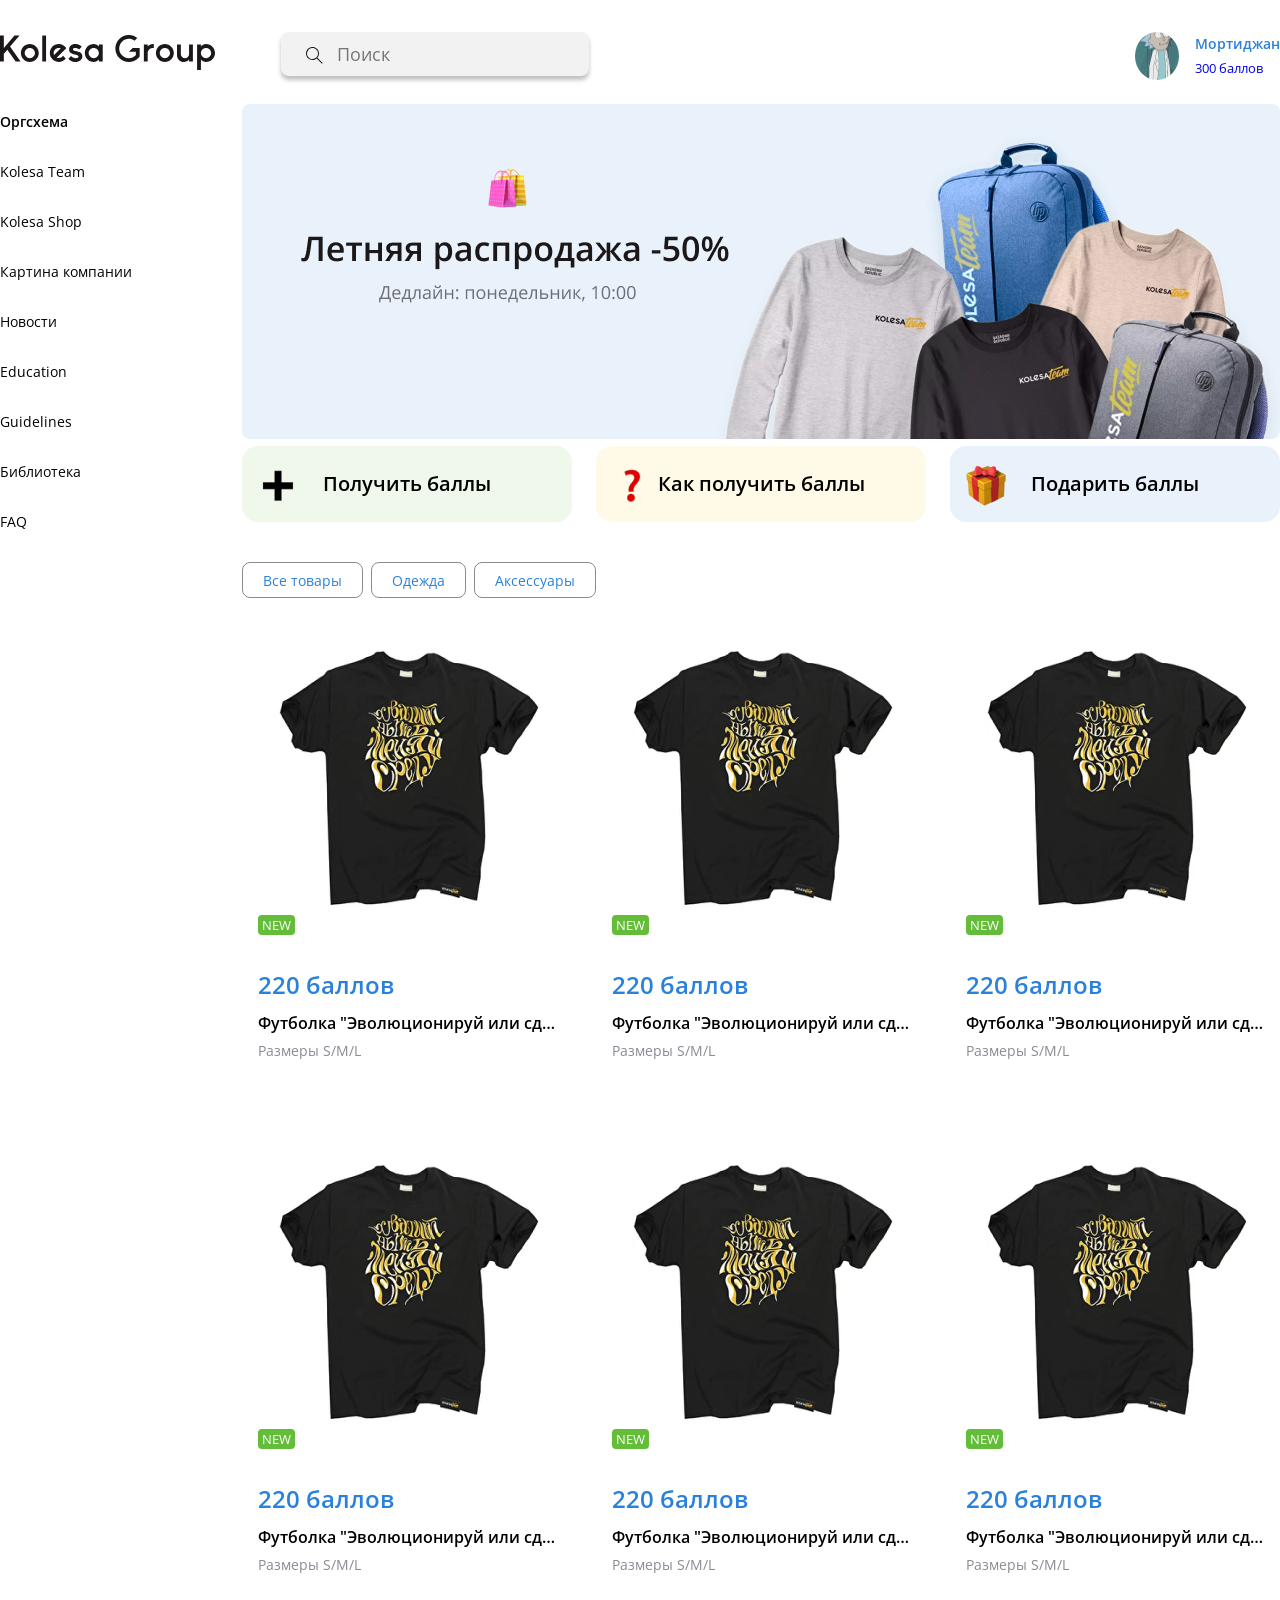
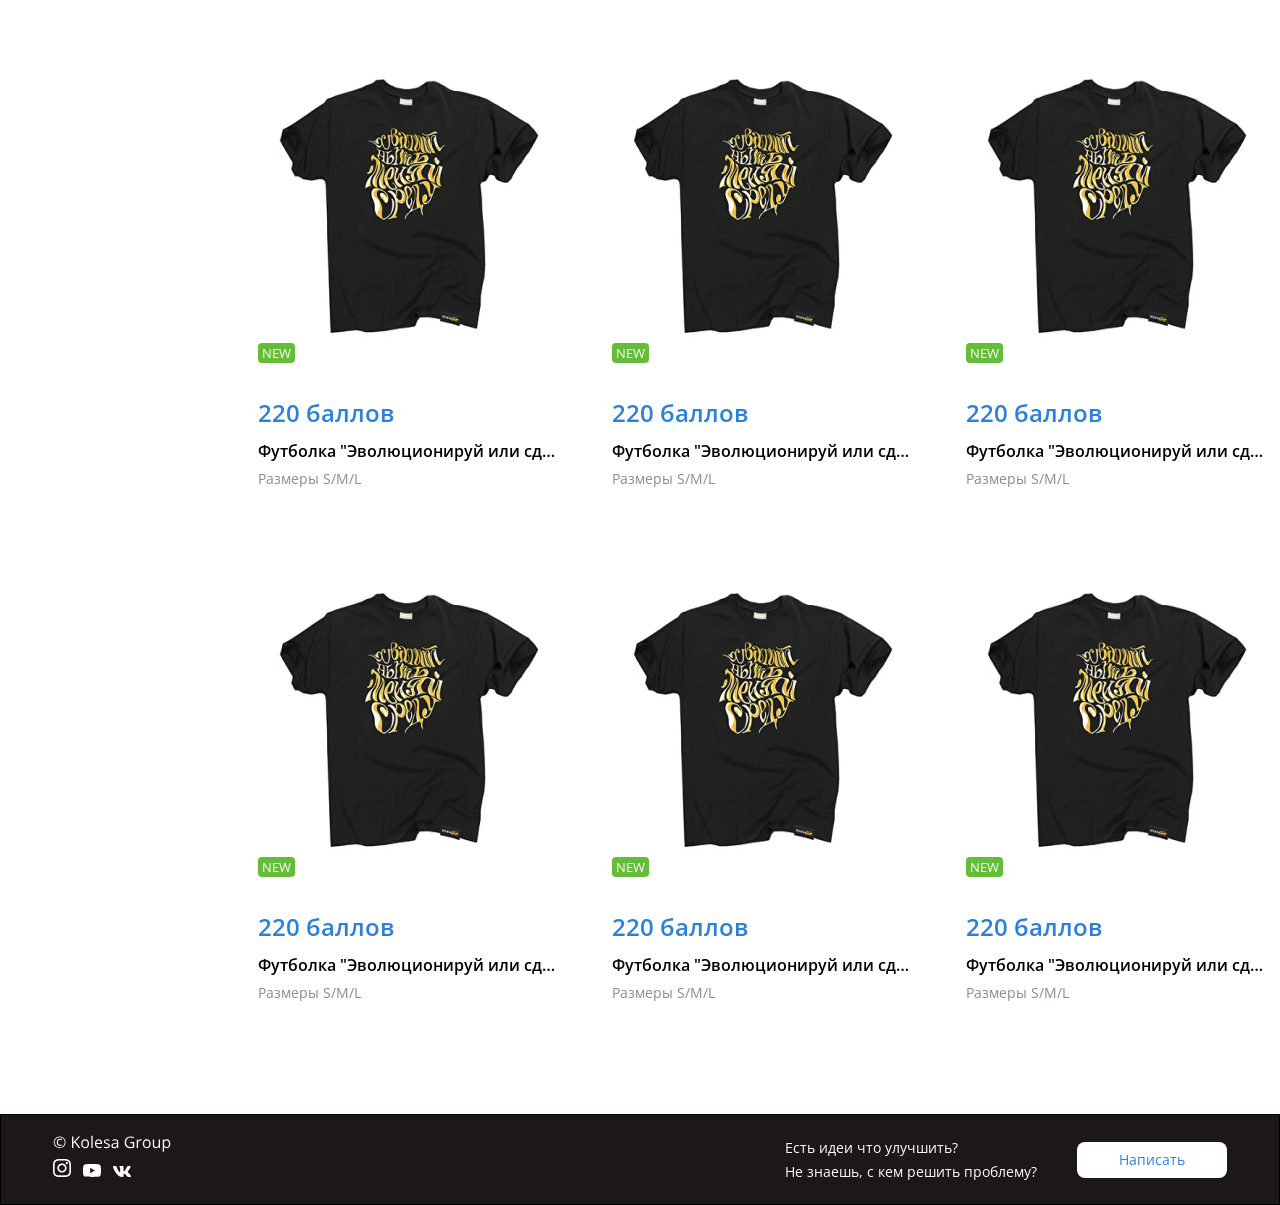
<file: index.html>
<!DOCTYPE html>
<html lang="en">

<head>
    <meta charset="UTF-8">
    <meta http-equiv="X-UA-Compatible" content="IE=edge">
    <meta name="viewport" content="width=device-width, initial-scale=1.0">
    <link rel="stylesheet" href="./src/css/style.css">
    <link rel="preconnect" href="https://fonts.googleapis.com">
    <link rel="preconnect" href="https://fonts.gstatic.com" crossorigin>
    <link href="https://fonts.googleapis.com/css2?family=Open+Sans:wght@400;600&display=swap" rel="stylesheet">
    <title>Главная страница</title>
</head>

<body>
    <div class="wrapper">
        <header class="header">
            <div class="container">
                <div class="logo">
                    <div class="logo--block">
                        <a href="https://upgrade.kolesa.group/?utm_source=job" class="logo--link" target="_blank">
                            <img src="./src/assets/logo_image.svg" alt="logo" class="logo--image">
                        </a>
                    </div>
                </div>
                <div class="headerinfo">
                    <form class="headerinfo--search search">
                        <input type="text" placeholder="Поиск" class="search__input">
                        <button class="search--btn">
                            <img src="./src/assets/loopa.svg" alt="search icon" class="search__icon">
                        </button>
                    </form>
                    <div class="profile">
                        <a href="https://www.google.com/" target="_blank" class="profile--link">
                            <img src="./src/assets/morty.png" alt="morty" class="profile__image">
                            <span class="profile--info">
                                <span class="profile__name">
                                    Мортиджан
                                </span>
                                <span class="profile__points">
                                    300 баллов
                                </span>
                            </span>
                        </a>
                    </div>
                </div>
            </div>
        </header>

        <main class="main">
            <div class="container">
                <aside class="menu">
                    <ul class="menu--list">
                        <li class="list__item">
                            <a href="#" class="item__link active_link">
                                Оргсхема
                            </a>
                        </li>
                        <li class="list__item">
                            <a href="#" class="item__link">
                                Kolesa
                                <strong>Team</strong>
                            </a>
                        </li>
                        <li class="list__item">
                            <a href="#" class="item__link" target="_blank">
                                Kolesa Shop
                            </a>
                        </li>
                        <li class="list__item">
                            <a href="#" class="item__link" target="_blank">
                                Картина компании
                            </a>
                        </li>
                        <li class="list__item">
                            <a href="#" class="item__link" target="_blank">
                                Новости
                            </a>
                        </li>
                        <li class="list__item">
                            <a href="#" class="item__link" target="_blank">
                                Education
                            </a>
                        </li>
                        <li class="list__item">
                            <a href="#" class="item__link" target="_blank">
                                Guidelines
                            </a>
                        </li>
                        <li class="list__item">
                            <a href="#" class="item__link" target="_blank">
                                Библиотека
                            </a>
                        </li>
                        <li class="list__item">
                            <a href="#" class="item__link" target="_blank">
                                FAQ
                            </a>
                        </li>
                    </ul>
                </aside>
                <div class="content">
                    <div class="banner">
                        <img src="./src/assets/banner.jpg" alt="banner" class="banner__image" width="1038" height="335">
                    </div>
                    <div class="actionbars">
                        <button class="actionbars--btn btn__get">
                            Получить баллы
                        </button>
                        <button class="actionbars--btn btn__how">
                            Как получить баллы
                        </button>
                        <button class="actionbars--btn btn__gift">
                            Подарить баллы
                        </button>
                    </div>
                    <div class="tabs">
                        <button class="tabs--btn selected">
                            Все товары
                        </button>
                        <button class="tabs--btn">
                            Одежда
                        </button>
                        <button class="tabs--btn">
                            Аксессуары
                        </button>
                    </div>
                    <div class="cards">
                        <div class="cardwrapper">
                            <div class="card">
                                <div class="card--image">
                                    <img src="./src/assets/t-shirt.jpg" alt="hoody_image" class="card--image__tshirt" width="330"
                                        height="330">
                                    <span class="card__label">new</span>
                                </div>
                                <div class="card--description">
                                    <h3 class="card__points">
                                        220 баллов
                                    </h3>
                                    <h6 class="card__title">
                                        Футболка "Эволюционируй или сдохни"
                                    </h6>
                                    <p class="card__sizes">
                                        Размеры S/M/L
                                    </p>
                                    <button class="card__btn">
                                        Заказать
                                    </button>
                                </div>
                            </div>
                        </div>
                        <div class="cardwrapper">
                            <div class="card">
                                <div class="card--image">
                                    <img src="./src/assets/t-shirt.jpg" alt="hoody_image" class="card--image__tshirt" width="330"
                                        height="330">
                                    <span class="card__label">new</span>
                                </div>
                                <div class="card--description">
                                    <h3 class="card__points">
                                        220 баллов
                                    </h3>
                                    <h6 class="card__title">
                                        Футболка "Эволюционируй или сдохни"
                                    </h6>
                                    <p class="card__sizes">
                                        Размеры S/M/L
                                    </p>
                                    <button class="card__btn">
                                        Заказать
                                    </button>
                                </div>
                            </div>
                        </div>
                        <div class="cardwrapper">
                            <div class="card">
                                <div class="card--image">
                                    <img src="./src/assets/t-shirt.jpg" alt="hoody_image" class="card--image__tshirt" width="330"
                                        height="330">
                                    <span class="card__label">new</span>
                                </div>
                                <div class="card--description">
                                    <h3 class="card__points">
                                        220 баллов
                                    </h3>
                                    <h6 class="card__title">
                                        Футболка "Эволюционируй или сдохни"
                                    </h6>
                                    <p class="card__sizes">
                                        Размеры S/M/L
                                    </p>
                                    <button class="card__btn">
                                        Заказать
                                    </button>
                                </div>
                            </div>
                        </div>
                        <div class="cardwrapper">
                            <div class="card">
                                <div class="card--image">
                                    <img src="./src/assets/t-shirt.jpg" alt="hoody_image" class="card--image__tshirt" width="330"
                                        height="330">
                                    <span class="card__label">new</span>
                                </div>
                                <div class="card--description">
                                    <h3 class="card__points">
                                        220 баллов
                                    </h3>
                                    <h6 class="card__title">
                                        Футболка "Эволюционируй или сдохни"
                                    </h6>
                                    <p class="card__sizes">
                                        Размеры S/M/L
                                    </p>
                                    <button class="card__btn">
                                        Заказать
                                    </button>
                                </div>
                            </div>
                        </div>
                        <div class="cardwrapper">
                            <div class="card">
                                <div class="card--image">
                                    <img src="./src/assets/t-shirt.jpg" alt="hoody_image" class="card--image__tshirt" width="330"
                                        height="330">
                                    <span class="card__label">new</span>
                                </div>
                                <div class="card--description">
                                    <h3 class="card__points">
                                        220 баллов
                                    </h3>
                                    <h6 class="card__title">
                                        Футболка "Эволюционируй или сдохни"
                                    </h6>
                                    <p class="card__sizes">
                                        Размеры S/M/L
                                    </p>
                                    <button class="card__btn">
                                        Заказать
                                    </button>
                                </div>
                            </div>
                        </div>
                        <div class="cardwrapper">
                            <div class="card">
                                <div class="card--image">
                                    <img src="./src/assets/t-shirt.jpg" alt="hoody_image" class="card--image__tshirt" width="330"
                                        height="330">
                                    <span class="card__label">new</span>
                                </div>
                                <div class="card--description">
                                    <h3 class="card__points">
                                        220 баллов
                                    </h3>
                                    <h6 class="card__title">
                                        Футболка "Эволюционируй или сдохни"
                                    </h6>
                                    <p class="card__sizes">
                                        Размеры S/M/L
                                    </p>
                                    <button class="card__btn">
                                        Заказать
                                    </button>
                                </div>
                            </div>
                        </div>
                        <div class="cardwrapper">
                            <div class="card">
                                <div class="card--image">
                                    <img src="./src/assets/t-shirt.jpg" alt="hoody_image" class="card--image__tshirt" width="330"
                                        height="330">
                                    <span class="card__label">new</span>
                                </div>
                                <div class="card--description">
                                    <h3 class="card__points">
                                        220 баллов
                                    </h3>
                                    <h6 class="card__title">
                                        Футболка "Эволюционируй или сдохни"
                                    </h6>
                                    <p class="card__sizes">
                                        Размеры S/M/L
                                    </p>
                                    <button class="card__btn">
                                        Заказать
                                    </button>
                                </div>
                            </div>
                        </div>
                        <div class="cardwrapper">
                            <div class="card">
                                <div class="card--image">
                                    <img src="./src/assets/t-shirt.jpg" alt="hoody_image" class="card--image__tshirt" width="330"
                                        height="330">
                                    <span class="card__label">new</span>
                                </div>
                                <div class="card--description">
                                    <h3 class="card__points">
                                        220 баллов
                                    </h3>
                                    <h6 class="card__title">
                                        Футболка "Эволюционируй или сдохни"
                                    </h6>
                                    <p class="card__sizes">
                                        Размеры S/M/L
                                    </p>
                                    <button class="card__btn">
                                        Заказать
                                    </button>
                                </div>
                            </div>
                        </div>
                        <div class="cardwrapper">
                            <div class="card">
                                <div class="card--image">
                                    <img src="./src/assets/t-shirt.jpg" alt="hoody_image" class="card--image__tshirt" width="330"
                                        height="330">
                                    <span class="card__label">new</span>
                                </div>
                                <div class="card--description">
                                    <h3 class="card__points">
                                        220 баллов
                                    </h3>
                                    <h6 class="card__title">
                                        Футболка "Эволюционируй или сдохни"
                                    </h6>
                                    <p class="card__sizes">
                                        Размеры S/M/L
                                    </p>
                                    <button class="card__btn">
                                        Заказать
                                    </button>
                                </div>
                            </div>
                        </div>
                        <div class="cardwrapper">
                            <div class="card">
                                <div class="card--image">
                                    <img src="./src/assets/t-shirt.jpg" alt="hoody_image" class="card--image__tshirt" width="330"
                                        height="330">
                                    <span class="card__label">new</span>
                                </div>
                                <div class="card--description">
                                    <h3 class="card__points">
                                        220 баллов
                                    </h3>
                                    <h6 class="card__title">
                                        Футболка "Эволюционируй или сдохни"
                                    </h6>
                                    <p class="card__sizes">
                                        Размеры S/M/L
                                    </p>
                                    <button class="card__btn">
                                        Заказать
                                    </button>
                                </div>
                            </div>
                        </div>
                        <div class="cardwrapper">
                            <div class="card">
                                <div class="card--image">
                                    <img src="./src/assets/t-shirt.jpg" alt="hoody_image" class="card--image__tshirt" width="330"
                                        height="330">
                                    <span class="card__label">new</span>
                                </div>
                                <div class="card--description">
                                    <h3 class="card__points">
                                        220 баллов
                                    </h3>
                                    <h6 class="card__title">
                                        Футболка "Эволюционируй или сдохни"
                                    </h6>
                                    <p class="card__sizes">
                                        Размеры S/M/L
                                    </p>
                                    <button class="card__btn">
                                        Заказать
                                    </button>
                                </div>
                            </div>
                        </div>
                        <div class="cardwrapper">
                            <div class="card">
                                <div class="card--image">
                                    <img src="./src/assets/t-shirt.jpg" alt="hoody_image" class="card--image__tshirt" width="330"
                                        height="330">
                                    <span class="card__label">new</span>
                                </div>
                                <div class="card--description">
                                    <h3 class="card__points">
                                        220 баллов
                                    </h3>
                                    <h6 class="card__title">
                                        Футболка "Эволюционируй или сдохни"
                                    </h6>
                                    <p class="card__sizes">
                                        Размеры S/M/L
                                    </p>
                                    <button class="card__btn">
                                        Заказать
                                    </button>
                                </div>
                            </div>
                        </div>
                    </div>
                </div>
            </div>
        </main>
        <footer class="footer">
            <div class="footer--content">
                <div class="companyinfo">
                    <a href="https://job.kolesa.kz/about" target="_blank" class="companyinfo--link">
                        <img src="./src/assets/company_logo.svg" alt="logo kolesa" class="company__logo">
                    </a>
                    <div class="companyinfo--socialnet">
                        <a href="https://www.instagram.com/kolesagroup/?hl=en" target="_blank"
                            class="socialnet__link"><img src="./src/assets/insta.svg" alt="icon" class="link_icon">
                        </a>
                        <a href="https://www.youtube.com/channel/UC6o6waSdIvmIdvy7qTqxY9A" target="_blank"
                            class="socialnet__link"><img src="./src/assets/youtube.svg" alt="icon" class="link_icon">
                        </a>
                        <a href="https://vk.com/kolesakrishamarket" target="_blank" class="socialnet__link"><img
                                src="./src/assets/vk.svg" alt="icon" class="link_icon">
                        </a>
                    </div>
                </div>
                <div class="feedback">
                    <a href="#" class="feedback_link">
                        Есть идеи что улучшить?<br> Не знаешь, с кем решить проблему?
                    </a>
                    <button class="feedback_btn">
                        Написать
                    </button>
                </div>
            </div>
        </footer>
    </div>

    <script type="module" src="/src/js/main.js"></script>
</body>

</html>
</file>
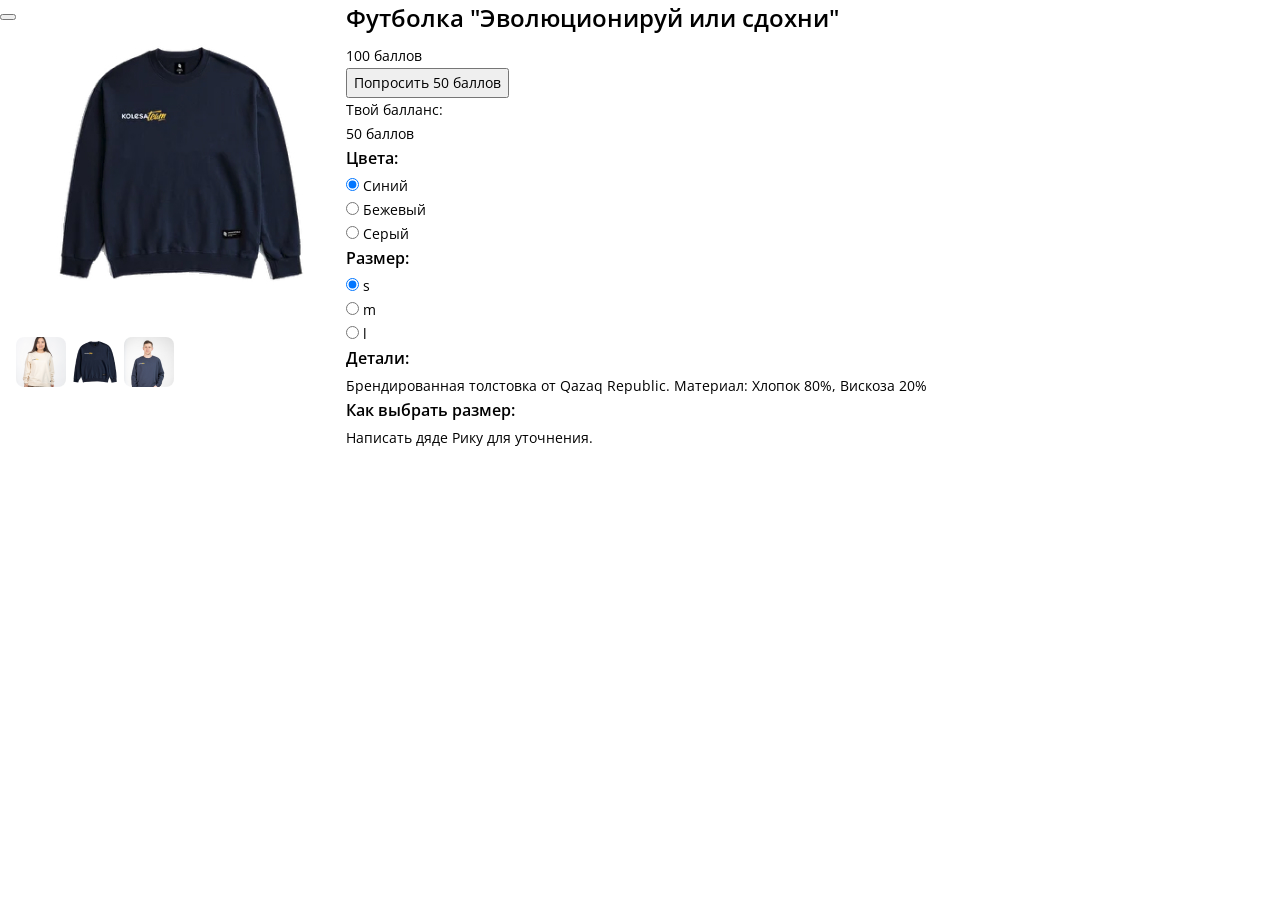
<file: modal.html>
<!DOCTYPE html>
<html lang="en">

<head>
    <meta charset="UTF-8" />
    <link rel="icon" type="image/svg+xml" href="/src/assets/favicon.svg" />
    <meta name="viewport" content="width=device-width, initial-scale=1.0" />
    <link rel="stylesheet" href="./src/css/style.css">
    <link rel="preconnect" href="https://fonts.googleapis.com">
    <link rel="preconnect" href="https://fonts.gstatic.com" crossorigin>
    <link href="https://fonts.googleapis.com/css2?family=Open+Sans:wght@400;600&display=swap" rel="stylesheet">
    <title>Lesson2</title>
</head>

<body>
    <div id="app">
        <div class="order_wrapper">
            <div class="container">
                <div class="close_button">
                    <button class="close_modal_btn">
                    </button>
                </div>
                <div class="image">
                    <img src="./src/assets/hoody.jpg" alt="hoody_image" class="hoody" width="330" height="330">
                    <div class="image_prview">
                        <img class="preview_img" src="./src/assets/first.png" alt="melange hoody">
                        <img class="preview_img active" src="./src/assets/second.png" alt="blue hoody">
                        <img class="preview_img" src="./src/assets/third.png" alt="grey hoody">

                    </div>
                </div>
                <div class="description">
                    <div class="description_info">
                        <h3 class="description_info_title">
                            Футболка "Эволюционируй или сдохни"
                        </h3>

                        <div class="description_info_block">
                            <div class="points">
                                <p class="description_info_points">
                                    100 баллов
                                </p>
                                <button class="description_info_btn">Попросить 50 баллов</button>
                            </div>
                            <div class="ballance">
                                <p class="ballance_text">
                                    Твой балланс:
                                </p>
                                <p class="ballance_count">
                                    50 баллов
                                </p>
                            </div>
                        </div>
                    </div>

                    <div class="description_colors">
                        <h6 class="color_text">
                            Цвета:
                        </h6>
                        <div class="radioblock">
                            <div class="colours">
                                <div class="radio1">
                                    <input class="radio" type="radio" id="blue" name="colors" checked>
                                    <label class="label_color color1" for="blue">
                                        <span class="label_text">Синий</span>
                                    </label>
                                </div>

                                <div class="radio2">
                                    <input class="radio" type="radio" id="melange" name="colors">
                                    <label class="label_color color2" for="melange">
                                        <span class="label_text">Бежевый</span>
                                    </label>
                                </div>
                                <div class="radio3">
                                    <input class="radio" type="radio" id="grey" name="colors">
                                    <label class="label_color color3" for="grey">
                                        <span class="label_text">Серый</span>
                                    </label>
                                </div>
                            </div>
                        </div>
                        <div class="description_sizes">
                            <h6 class="description_size_text">
                                Размер:
                            </h6>
                            <div class="description_size_name">
                                <div class="sizes">
                                    <input class="radio" type="radio" id="s" name="sizes" checked>
                                    <label class="label_size size1" for="s">
                                        <span class="size_text">s</span>
                                    </label>
                                </div>

                                <div class="sizes">
                                    <input class="radio" type="radio" id="m" name="sizes">
                                    <label class="label_size size2" for="m">
                                        <span class="size_text">m</span>
                                    </label>
                                </div>

                                <div class="sizes">
                                    <input class="radio" type="radio" id="l" name="sizes">
                                    <label class="label_size size3" for="l">
                                        <span class="size_text">l</span>
                                    </label>
                                </div>
                            </div>
                        </div>

                        <div class="description_details">
                            <h6 class="details_title">
                                Детали:
                            </h6>
                            <p class="details_info">
                                Брендированная толстовка от Qazaq Republic. Материал: Хлопок 80%, Вискоза 20%
                            </p>

                            <h6 class="order_info_title">
                                Как выбрать размер:
                            </h6>
                            <p class="order_info_text">
                                Написать дяде Рику для уточнения.
                            </p>
                        </div>
                    </div>
                </div>
            </div>
        </div>
    </div>
</body>

</html>
</file>
<file: src/css/style.css>
body,
* {
    box-sizing: border-box;
    margin: 0;
    text-decoration: none;
    list-style: none;
    font-size: 14px;
    line-height: 24px;
    font-weight: 400;
    font-family: 'Open Sans', sans-serif;
    font-style: normal;
}

ul,
li {
    padding: 0;
}

h3 {
    font-weight: 600;
    font-size: 24px;
    line-height: 36px;
    margin-top: 0;
    margin-bottom: 8px;
}

h6 {
    font-weight: 600;
    font-size: 16px;
    line-height: 24px;
    margin-bottom: 4px;
}

.card__sizes {
    color: #888b94;
}

.wrapper {
    display: flex;
    flex-direction: column;
    margin: 0 auto;
    position: relative;
    min-height: 100vh;
    padding-top: 32px;
}

/* Header */

.header {
    flex: 1 0 auto;
    height: 48px;
    width: 100%;
    display: flex;
    justify-content: space-between;
    align-items: center;
    padding: 4px 0;
    margin: 0 auto;
}

.container {
    margin: 0 auto;
    display: flex;
    max-width: 1319px;
    width: 100%;
}

.headerinfo {
    display: flex;
    justify-content: space-between;
    width: 100%;
}

.profile {
    display: flex;
}

.profile--link {
    display: flex;
    height: 100%;
    width: 100%;
}

.profile__image {
    border-radius: 50%;
}

.profile--info {
    display: block;
    margin-left: 16px;
}

.profile__name {
    font-weight: 600;
    color: #2a81dd;
}

.profile__points {
    display: block;
    font-size: 13px;
}

.logo {
    display: flex;
    align-items: center;
}

.logo--block {
    display: flex;
    cursor: pointer;
    align-items: center;
    margin-right: 66px;
    height: 44px;
}

.search__input {
    display: inline-block;
    width: 308px;
    position: relative;
    background: #f2f2f3;
    border-radius: 8px;
    font-size: 18px;
    line-height: 28px;
    font-weight: 400;
    padding: 8px 8px 8px 56px;
    border: none;
    cursor: auto;
    box-shadow: 0 4px 4px rgba(0, 0, 0, 0.25);
}

.search__input:focus {
    outline: none;
    border: 2px solid #2a81dd;
}

.search {
    position: relative;
}

.search--btn {
    border: none;
    position: absolute;
    background: inherit;
    cursor: pointer;
    top: 14px;
    left: 19px;
}

.search__icon:hover {
    transform: scale(1.5, 1.5);
}

/* Main - navigation */
.main {
    flex: 1 0 auto;
}

.menu {
    margin-top: 30px;
    width: 280px;
    min-height: 424px;
}

.list__item {
    margin-bottom: 26px;
    position: relative;
}

.item__link:hover::before {
    box-sizing: border-box;
    content: '';
    position: absolute;
    top: -25%;
    left: -10px;
    height: 36px;
    border: 2px solid #2a81dd;
    border-radius: 10px;
    background: #2a81dd;
    transform: matrix(-1, 0, 0, 1, 0, 0);
}

.item__link {
    display: inline-block;
    color: black;
}

.active_link {
    font-weight: 600;
}

.active_link::before {
    box-sizing: border-box;
    content: '';
    position: absolute;
    top: -25%;
    left: -10px;
    height: 36px;
    border: 2px solid #2a81dd;
    border-radius: 10px;
    background: #2a81dd;
    transform: matrix(-1, 0, 0, 1, 0, 0);
}

/* Main - content */

.content {
    max-width: 1038px;
    width: 100%;
    height: fit-content;
}

.banner__image {
    margin-top: 24px;
}

/* Main - Кнопки Инфо как получить баллы */

.actionbars {
    display: flex;
    flex-wrap: wrap;
    justify-content: space-between;
    max-width: 1038px;
    width: 100%;
    height: fit-content;
    margin-bottom: 40px;
}

.actionbars--btn {
    height: 76px;
    width: 330px;
    border-radius: 16px;
    font-weight: 600;
    font-size: 20px;
    line-height: 32px;
    border: none;
    cursor: pointer;
}

.actionbars--btn:hover {
    transform: scale(1.1, 1.1);
    box-shadow: 0 4px 4px rgba(0, 0, 0, 0.25);
}

.btn__get {
    position: relative;
    background: #eff8eb;
}

.btn__get::before {
    content: '';
    width: 48px;
    height: 56px;
    position: absolute;
    background: url(/src/assets/plus.png);
    background-repeat: no-repeat;
    left: 16px;
    top: 25%;
}

.btn__how {
    position: relative;
    background: #fffae7;
}

.btn__how::before {
    content: '';
    width: 48px;
    height: 56px;
    position: absolute;
    background: url(/src/assets/que.png);
    background-repeat: no-repeat;
    left: 16px;
    top: 25%;
}

.btn__gift {
    position: relative;
    background: #e9f2fb;
}

.btn__gift::before {
    content: '';
    width: 48px;
    height: 56px;
    position: absolute;
    background: url(/src/assets/gift.png);
    background-repeat: no-repeat;
    left: 16px;
    top: 25%;
}

/* Фильтры товаров */

.tabs {
    display: flex;
    flex-wrap: wrap;
    max-width: 1038px;
    margin-bottom: 16px;
}

.tabs--btn {
    height: 36px;
    border: 1px solid #8d8c8d;
    border-radius: 8px;
    background: #fff;
    cursor: pointer;
    outline: none;
    margin-right: 8px;
    padding: 6px 20px;
    color: #2a81dd;
}

.tabs--btn:focus {
    vertical-align: middle;
    background: #d6ecfb;
    color: black;
    border: none;
}

.tabs--btn:hover {
    transform: scale(1.1, 1.1);
    background: #eff8eb;
}

/* Карточки товаров */

.cards {
    display: grid;
    grid-template-columns: 1fr 1fr 1fr;
    gap: 24px;
    box-sizing: border-box;
    margin-bottom: 68px;
}

.cardwrapper {
    max-width: 330px;
    position: relative;
    min-height: 474px;
    margin-bottom: 16px;
    border-radius: 8px;
}

/* new card */
.card {
    border-radius: 8px;
    z-index: 1;
    cursor: pointer;
    position: absolute;
    max-width: 330px;
}

.card:hover {
    transition: all ease-in-out	0.3s;
    z-index: 2;
    box-shadow: 0 2px 10px rgba(28, 24, 25, 0.1);
}

.card:hover .card__btn {
    cursor: pointer;
    display: block;
    transition: ease 0.5s;
}

.card__btn {
    width: 298px;
    padding: 10px;
    height: 44px;
    color: #fff;
    font-size: 16px;
    line-height: 24px;
    background-color: #2a81dd;
    border-radius: 8px;
    border: none;
    display: none;
    margin-top: 16px;
}

.card__points {
    color: #2a81dd;
}

.card:hover .card__points {
    color: #f33;
}

.card--image {
    position: relative;
    box-sizing: border-box;
}

.card__label {
    position: absolute;
    bottom: 16px;
    left: 16px;
    font-size: 13px;
    line-height: 20px;
    background: #64bd38;
    padding: 0 4px;
    border-radius: 4px;
    text-transform: uppercase;
    color: #fff;
}

.card--description {
    padding: 16px;
}

.card__title {
    overflow: hidden;
    white-space: nowrap;
    text-overflow: ellipsis;
}

/* footer */

.footer {
    border: 1px solid black;
    height: fit-content;
    background: #1c1819;
    margin: 0 auto;
    left: 0;
    z-index: 2;
    bottom: 0;
    width: 100%;
    padding: 20px;
    align-items: center;
    flex-shrink: 0;
    color: white;
}

.footer--content {
    display: flex;
    justify-content: space-between;
    max-width: 1440px;
    margin: 0 auto;
    padding: 0 32px;
}

.feedbak_link {
    color: #fff;
    opacity: 0.8;
}

.socialnet__link {
    text-decoration: none;
    list-style: none;
    color: white;
    margin-right: 8px;
    font-size: 14px;
    line-height: 24px;
    font-weight: 400;
}

.link_icon:hover {
    transform: scale(1.3, 1.3);
    transition: ease 0.3s;
}

.feedback {
    display: flex;
    align-items: center;
}

.feedback_link {
    color: #fff;
}

.feedback_link:hover {
    transform: scale(1.1, 1.1);
    transition: ease 0.3s;
}

.feedback_btn {
    background: #fff;
    color: #2a81dd;
    width: 150px;
    height: 36px;
    border-radius: 8px;
    margin-left: 40px;
    cursor: pointer;
    border: none;
}

.feedback_btn:hover {
    transition: ease 0.3s;
    transform: scale(1.1, 1.1);
    box-shadow: 0 4px 4px rgba(0, 0, 0, 0.25);
    outline: none;
    border: 2px solid #2a81dd;
}
</file>
